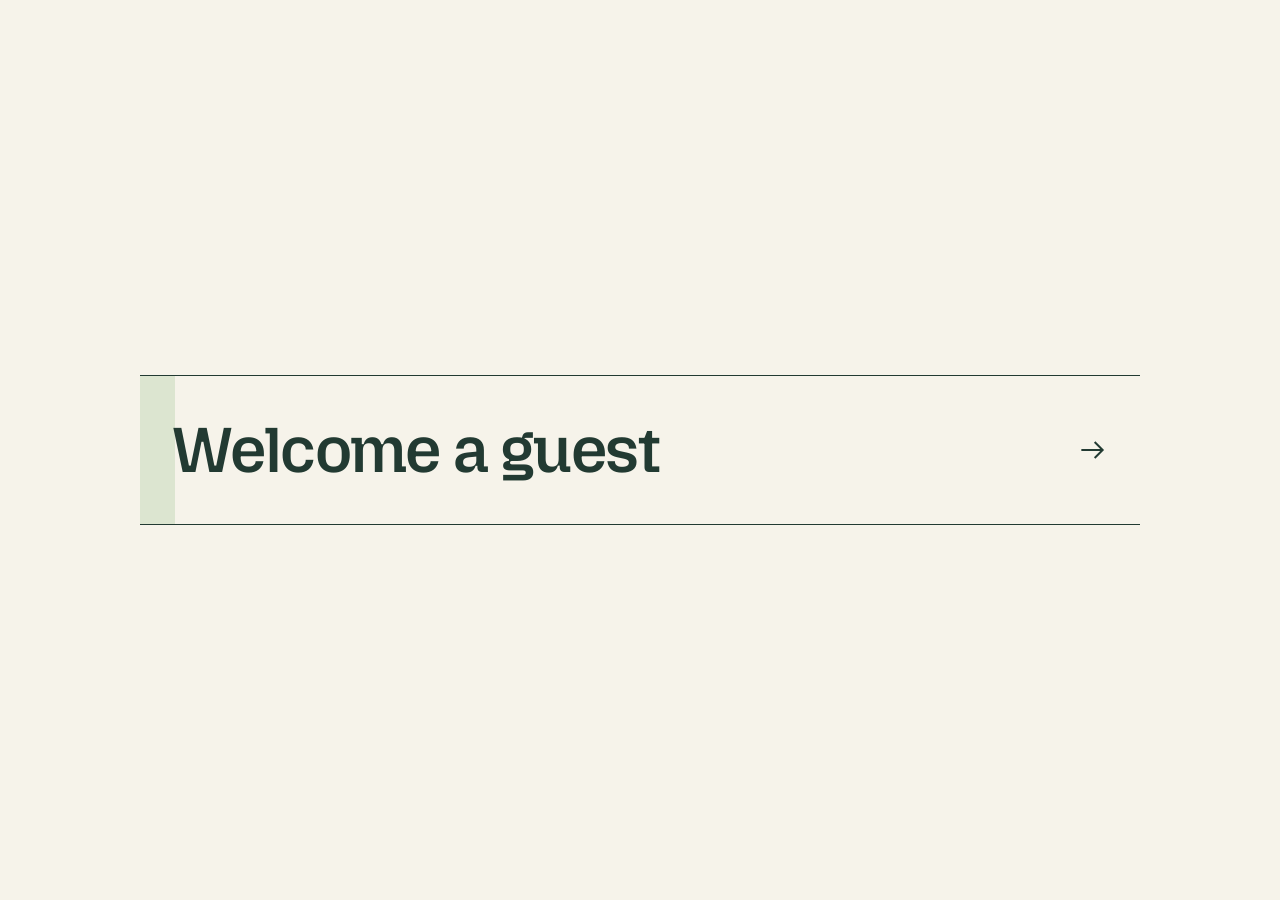
<file: index.html>
<!doctype html><html lang="en"><head><meta charset="utf-8"><meta name="viewport" content="width=device-width,initial-scale=1"><title>Perspectives · Archive</title><link rel="stylesheet" href="style.css"><script type="module" src="archive.js"></script></head><body class="archive-page"><main aria-label="Study archive"><ul class="archive-list"><li><a class="study-link" href="study.html"><span class="slab-fill" aria-hidden="true"></span><span class="slab-title">Welcome a guest</span><svg class="slab-arrow" viewBox="0 0 24 24" fill="none" stroke="currentColor" stroke-width="1.5" aria-hidden="true"><path d="M4 12h16m-6-6 6 6-6 6"/></svg></a></li></ul></main></body></html>
</file>
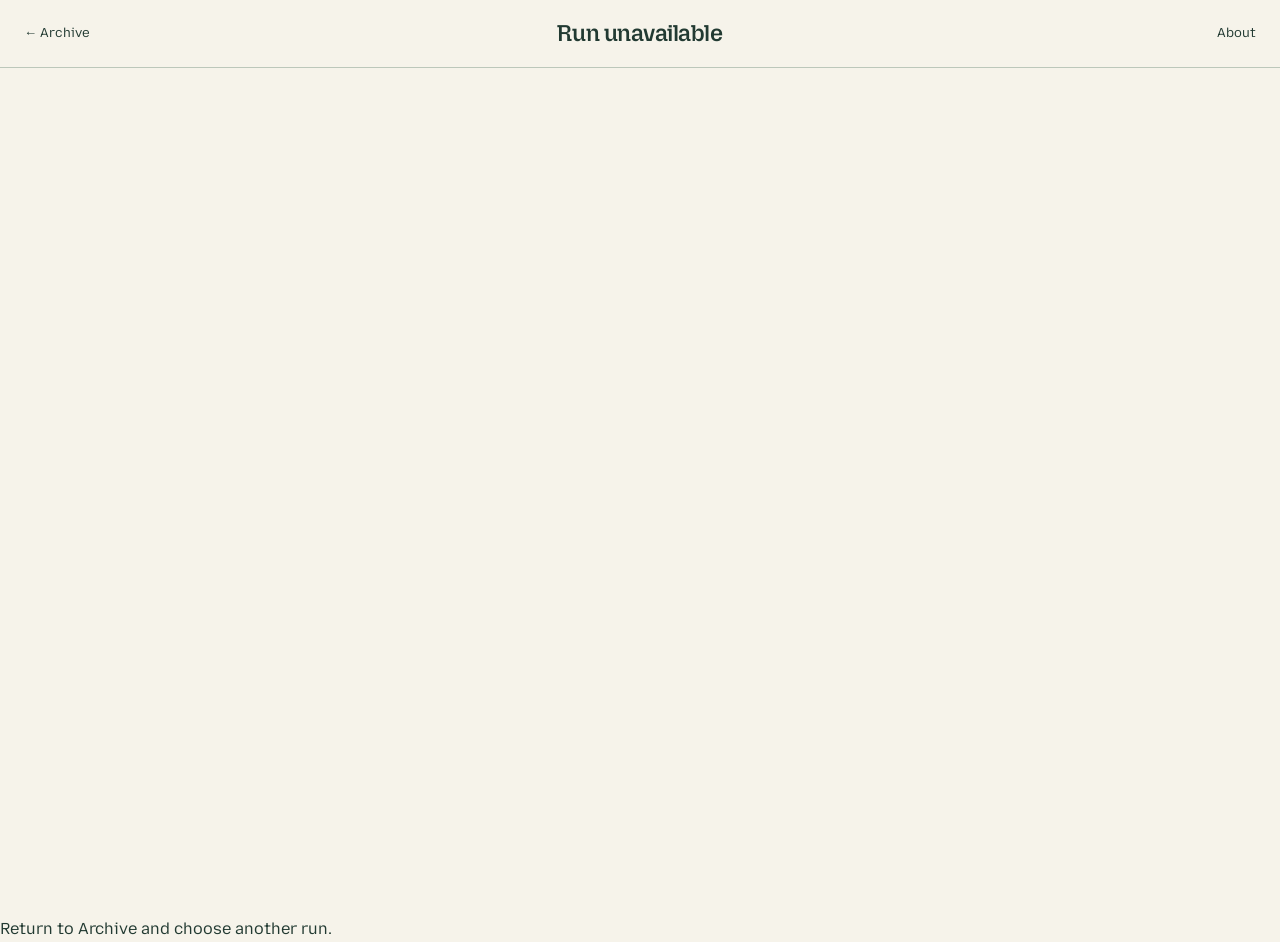
<file: run.html>
<!doctype html><html lang="en"><head><meta charset="utf-8"><meta name="viewport" content="width=device-width,initial-scale=1"><title>Run · Perspectives</title><link rel="stylesheet" href="style.css"><script type="module" src="run.js"></script></head><body class="study-page archived-study"><header class="study-bar"><a href="./">← Archive</a><h1 id="run-title">Loading run…</h1><div class="run-tools"><select id="result-select" aria-label="Choose idea result" hidden></select><details class="study-info"><summary>About</summary><div id="run-info" class="info-panel"></div></details></div></header><main id="run-content"><section id="run-blocks" class="scenes" aria-label="Four perspectives"></section></main></body></html>
</file>
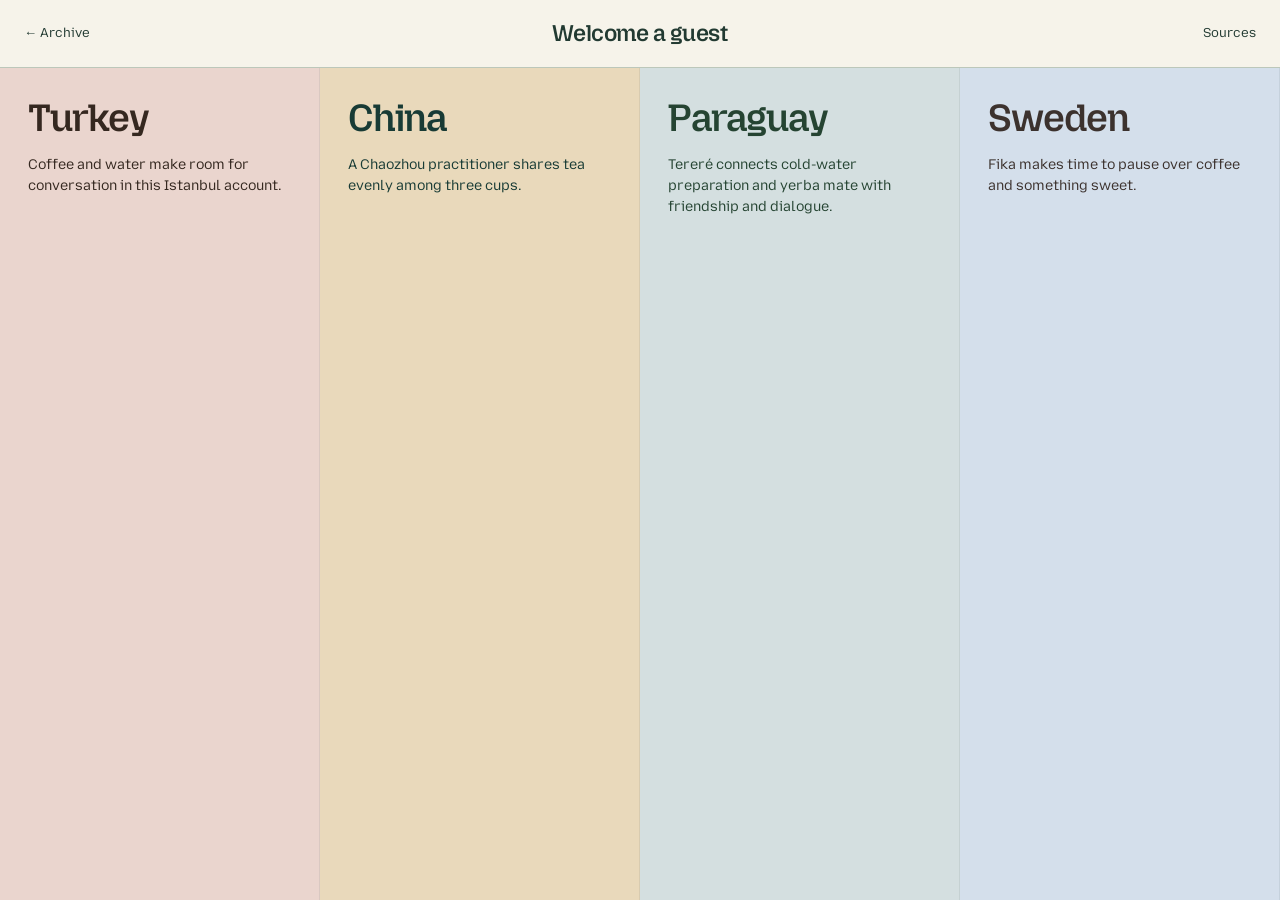
<file: study.html>
<!doctype html><html lang="en"><head><meta charset="utf-8"><meta name="viewport" content="width=device-width,initial-scale=1"><title>Welcome a guest · Perspectives</title><link rel="stylesheet" href="style.css"><script type="module" src="study.js"></script></head><body class="study-page"><header class="study-bar"><a href="./" aria-label="Study archive">← Archive</a><h1>Welcome a guest</h1><details class="study-info"><summary>Sources</summary><div class="info-panel"><p id="notice" role="status">Loading study…</p><div id="source-notes"></div><h2>Across four accounts</h2><div id="comparison"></div><a href="studies/welcome-a-guest.json" download>Download study data</a></div></details></header><main><section id="scenes" class="scenes" aria-label="Four interactive cultural studies"></section></main></body></html>
</file>
<file: style.css>
@font-face{font-family:Headline;src:url('fonts/MozillaHeadline-Variable.ttf');font-weight:100 900;font-display:swap}
@font-face{font-family:Text;src:url('fonts/MozillaText-Variable.ttf');font-weight:100 900;font-display:swap}
:root{--paper:#f6f3ea;--ink:#223a32;--rule:#bcc7ba;--ease:cubic-bezier(.16,1,.3,1);color-scheme:light}
*{box-sizing:border-box}body{margin:0;background:var(--paper);color:var(--ink);font:16px/1.6 Text,sans-serif}a{color:inherit;text-underline-offset:5px}a:hover{color:#8c482e}::selection{background:#c6d8aa}:focus-visible{outline:3px solid #93431c;outline-offset:4px}h1,h2,h3{font-family:Headline,sans-serif;line-height:1.15;font-weight:550}button,summary,a{touch-action:manipulation}button{font:inherit;min-height:44px;padding:8px 12px;border:1px solid var(--rule);border-radius:6px;background:transparent;color:inherit;cursor:pointer}button:hover{background:#e8eadd}summary{cursor:pointer;min-height:44px;display:flex;align-items:center}.sr-only{position:absolute;width:1px;height:1px;overflow:hidden;clip-path:inset(50%);white-space:nowrap}
/* Archive: only real studies, in folded navigation slabs. */
.archive-page{min-height:100svh;display:grid;place-items:center}
.archive-page main{width:min(100% - 48px,1000px)}
.archive-list{list-style:none;margin:0;padding:0;border-top:1px solid var(--ink)}
.archive-list li{border-bottom:1px solid var(--ink)}
.study-link{position:relative;isolation:isolate;overflow:hidden;display:flex;align-items:center;justify-content:space-between;gap:24px;min-height:148px;padding:30px 32px;text-decoration:none;transition:min-height .65s var(--ease),color .3s}
.slab-fill{position:absolute;inset:0;background:#dce5d0;transform:scaleX(.035);transform-origin:left;transition:transform .75s var(--ease);z-index:-1}
.slab-title{font:550 clamp(28px,5vw,64px)/1.1 Headline,sans-serif;letter-spacing:-.025em;transition:transform .65s var(--ease);transform-origin:left center}
.slab-arrow{width:32px;height:32px;flex-shrink:0;transition:transform .65s var(--ease)}
.study-link:hover,.study-link:focus-visible{min-height:208px;color:var(--ink)}
.study-link:hover .slab-fill,.study-link:focus-visible .slab-fill{transform:scaleX(1)}
.study-link:hover .slab-title,.study-link:focus-visible .slab-title{transform:translateX(8px)}
.study-link:hover .slab-arrow,.study-link:focus-visible .slab-arrow{transform:translateX(6px)}
/* Study: four edge-to-edge blocks, no content below the screen. */
.study-page{height:100svh;overflow:hidden;display:flex;flex-direction:column}
.study-bar{height:68px;flex-shrink:0;display:grid;grid-template-columns:1fr auto 1fr;align-items:center;padding:0 24px;border-bottom:1px solid var(--rule);gap:16px;position:relative;z-index:5}
.study-bar a,.study-info>summary{font-size:13px;min-height:44px;display:flex;align-items:center;text-decoration:none}
.study-bar h1{font-size:23px;margin:0;letter-spacing:-.02em}
.study-info{justify-self:end}.study-info>summary{list-style:none}.study-info>summary::-webkit-details-marker{display:none}
.info-panel{position:absolute;right:16px;top:62px;max-height:calc(100svh - 86px);width:min(620px,calc(100vw - 32px));overflow:auto;overscroll-behavior:contain;background:var(--paper);border:1px solid var(--rule);padding:24px;box-shadow:0 18px 36px #223a3220;font-size:14px}
.info-panel p{max-width:70ch}.info-panel details{border-top:1px solid var(--rule)}.info-panel summary{text-decoration:underline;text-underline-offset:4px}.info-panel h2{font-size:24px}.info-panel h3{font-size:18px}.controls{display:flex;flex-wrap:wrap;gap:8px;padding:16px 0}.meta{color:#506259}
.study-page main{flex:1;min-height:0}
.scenes{height:100%;display:grid;grid-template-columns:repeat(4,minmax(0,1fr))}
.scenes article{min-width:0;min-height:0}
.visual-card{height:100%;position:relative;overflow:hidden;background:var(--country-paper);color:var(--card-ink);border-right:1px solid #223a3215}
.card-heading{position:absolute;top:28px;left:28px;right:28px;pointer-events:none;z-index:3}
.card-heading h2{font-size:clamp(28px,3vw,48px);margin:0;letter-spacing:-.025em}
.canvas{position:absolute;inset:0;cursor:crosshair;--lens-x:50%;--lens-y:52%;--radius:0px;isolation:isolate}
.scene-base{display:none}.scene-reveal{position:absolute;inset:0;display:flex;align-items:center;justify-content:center;background:var(--card-paper);clip-path:circle(var(--radius) at var(--lens-x) var(--lens-y));transition:clip-path .55s var(--ease);overflow:hidden}
.canvas svg{width:calc(100% - 16px);max-width:560px;height:auto;flex-shrink:0}.canvas text{font:15px Text,sans-serif;fill:var(--scene-ink)}
.lens-ring{position:absolute;left:var(--lens-x);top:var(--lens-y);width:calc(var(--radius)*2);height:calc(var(--radius)*2);border:1px solid color-mix(in srgb,var(--card-ink) 35%,transparent);border-radius:50%;transform:translate(-50%,-50%);pointer-events:none;opacity:0;transition:width .55s var(--ease),height .55s var(--ease),opacity .2s}
@media(hover:hover){.loupe:hover{--radius:150px}.loupe:hover .lens-ring{opacity:1}}
.loupe:focus-visible{outline-offset:-5px;--radius:150px}.loupe:focus-visible .lens-ring{opacity:1}
.loupe.expanded,.loupe.expanded:hover,.loupe.expanded:focus-visible{--radius:150vmax}.loupe.expanded .lens-ring{opacity:0}
@media(max-width:800px){.scenes{grid-template-columns:repeat(2,minmax(0,1fr));grid-template-rows:repeat(2,minmax(0,1fr))}.visual-card{border-bottom:1px solid #223a3215}.card-heading{top:20px;left:20px;right:16px}.card-heading h2{font-size:30px}.canvas svg{margin-top:30px}.study-bar{padding:0 16px;gap:10px}.study-bar h1{font-size:19px}}
@media(max-width:400px){.card-heading{top:18px;left:16px}.card-heading h2{font-size:26px}.study-bar h1{font-size:17px}.archive-page main{width:calc(100% - 32px)}.study-link{padding:24px 20px}.slab-arrow{width:24px}}
@media(prefers-reduced-motion:reduce){*,*::before,*::after{animation:none!important;transition:none!important}}

.card-heading p{font-size:14px;line-height:1.5;max-width:30ch;margin:14px 0 0;text-wrap:pretty}
@media(max-width:800px){.card-heading p{font-size:13px;line-height:1.45;margin-top:10px}}

/* Published runs remain a plain list; study type stays explicit. */
.archive-page main{padding:48px 0}.slab-title{display:block}.slab-meta{display:block;font-size:13px;margin-top:12px;color:#506259}.archive-error{padding:20px}

/* All archived outputs share the same four-block viewport shell. */
.run-tools{display:flex;gap:16px;align-items:center;justify-self:end}
.run-tools select{font:13px Text,sans-serif;color:var(--ink);background:transparent;border:1px solid var(--rule);border-radius:4px;min-height:36px;padding:4px 6px}
.archived-study .study-bar h1{font-size:clamp(17px,1.8vw,23px);max-width:45vw;white-space:nowrap;overflow:hidden;text-overflow:ellipsis}
.proposal-panel{height:100%;overflow:auto;overscroll-behavior:contain;scrollbar-width:thin;scrollbar-color:#bcc7ba transparent}
.proposal-heading{display:block;padding:28px;list-style:none;min-height:44px}
.proposal-heading::-webkit-details-marker{display:none}
.proposal-heading h2{font-size:clamp(22px,2vw,32px);margin:0;letter-spacing:-.02em;display:-webkit-box;-webkit-box-orient:vertical;-webkit-line-clamp:3;overflow:hidden}
.proposal-heading p{font-size:14px;line-height:1.5;margin:16px 0 0;max-width:30ch}
.idea-body{padding:0 28px 28px;font-size:14px;animation:unfold .5s var(--ease)}
.idea-body h3{font-size:16px;margin:24px 0 8px}.idea-body p{margin:0;max-width:70ch}.idea-body a{display:block;margin:16px 0}
.info-panel img{width:100%;height:auto;margin:20px 0}
@keyframes unfold{from{clip-path:inset(0 0 100% 0)}to{clip-path:inset(0)}}
@media(max-width:800px){.archived-study .study-bar{height:100px;grid-template-columns:auto 1fr;grid-template-rows:32px 44px;column-gap:12px;padding:8px 16px}.archived-study .study-bar h1{max-width:none;font-size:18px;text-align:right}.run-tools{grid-column:1/-1;width:100%;justify-content:flex-end}.proposal-heading{padding:20px 16px}.proposal-heading h2{font-size:20px}.proposal-heading p{font-size:13px;line-height:1.45;margin-top:12px}.idea-body{padding:0 16px 24px;font-size:13px}.archived-study .info-panel{top:94px;max-height:calc(100svh - 118px)}}
@media(prefers-reduced-motion:reduce){.idea-body{animation:none}}
</file>
